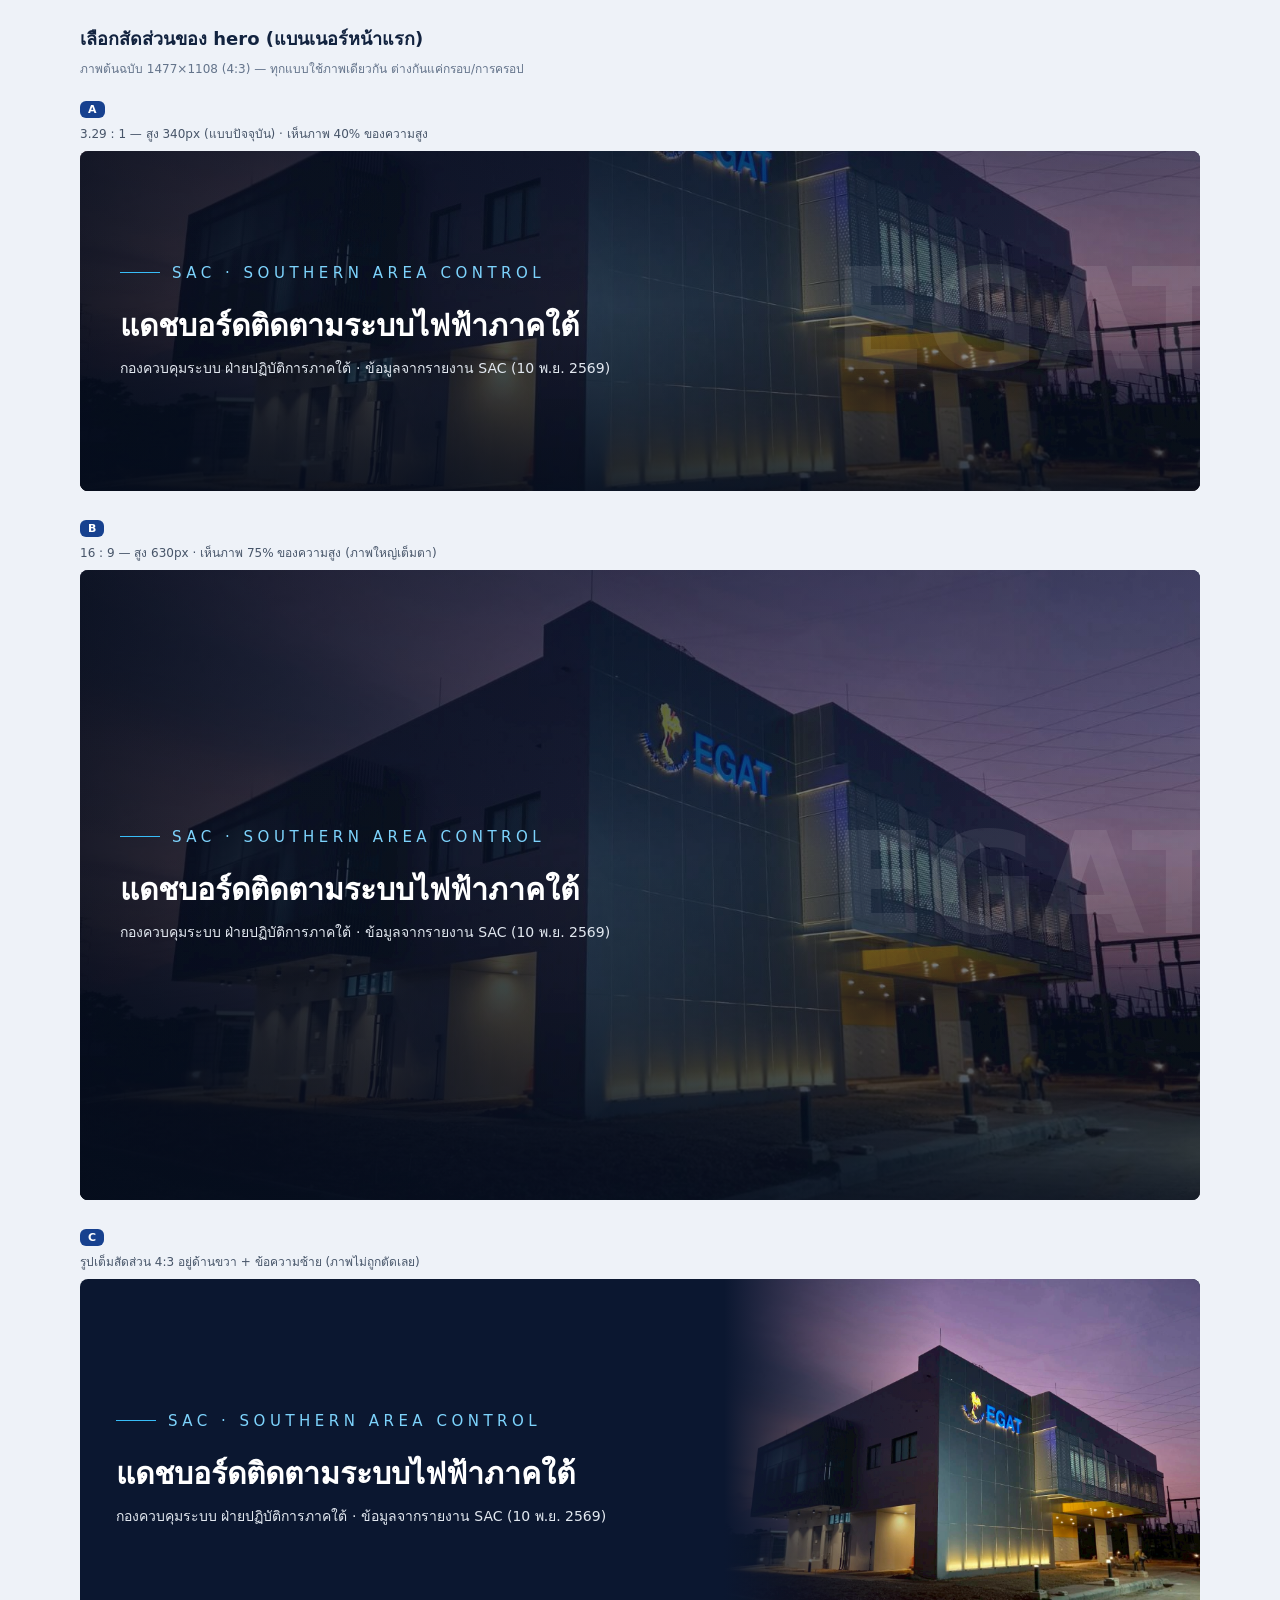
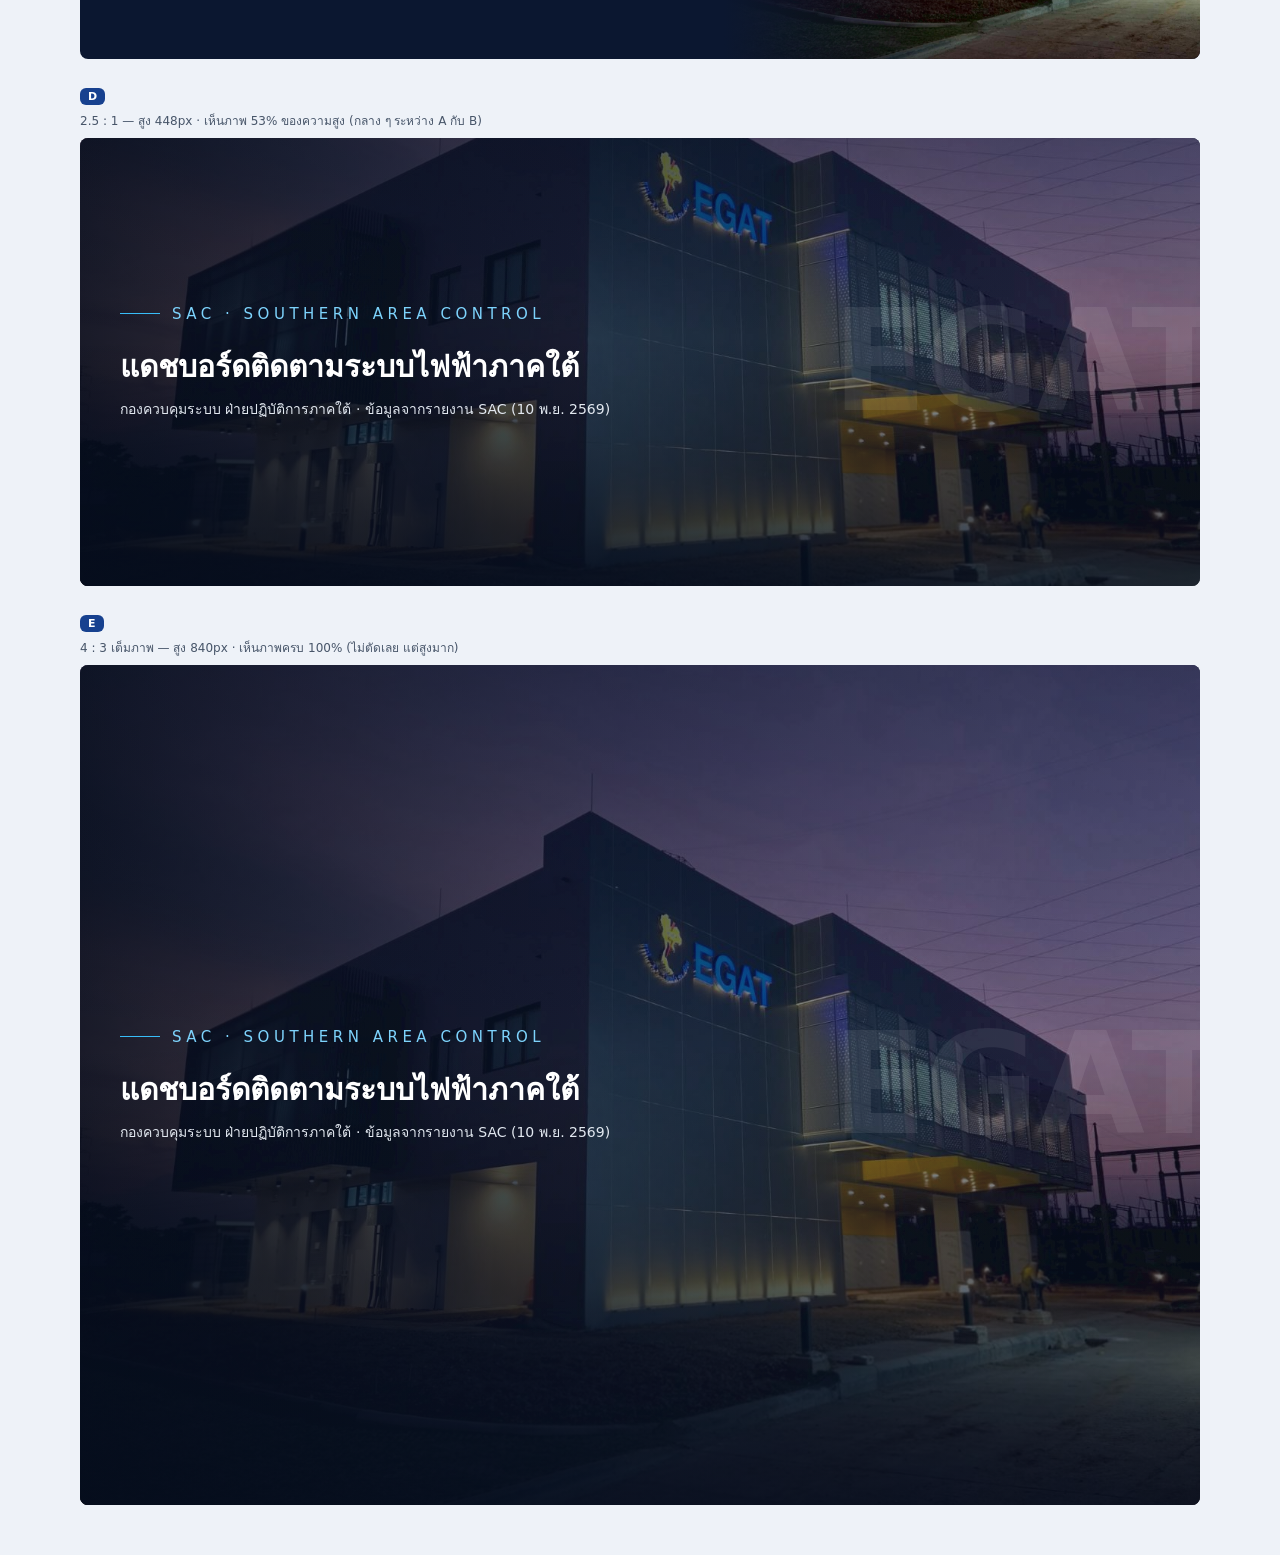
<file: hero-options.html>
<!doctype html>
<html lang="th">
<head>
<meta charset="utf-8">
<title>ตัวเลือกสัดส่วน hero</title>
<style>
  *{box-sizing:border-box}
  body{margin:0;padding:24px;font-family:"Noto Sans Thai","Sarabun",system-ui,sans-serif;background:#eef2f8;color:#12233f}
  h1{font-size:18px;margin:0 0 6px}
  .sub{font-size:12px;color:#64748b;margin:0 0 20px}
  .wrap{max-width:1120px;margin:0 auto}
  .item{margin-bottom:26px}
  .tag{display:inline-block;font-size:11px;font-weight:700;color:#fff;background:#17418f;border-radius:6px;padding:2px 8px;margin-bottom:6px}
  .note{font-size:12px;color:#475569;margin:0 0 8px}
  .hero{position:relative;overflow:hidden;border-radius:8px;background:#0b1730;color:#fff}
  .hero img{position:absolute;inset:0;width:100%;height:100%;object-fit:cover}
  .ov1{position:absolute;inset:0;background:linear-gradient(90deg,rgba(5,13,29,.90),rgba(11,23,48,.65) 45%,rgba(18,36,74,.25))}
  .ov2{position:absolute;inset:0;background:linear-gradient(0deg,rgba(5,13,29,.75),transparent 55%,rgba(5,13,29,.25))}
  .watermark{position:absolute;right:-24px;top:50%;transform:translateY(-50%);font-size:140px;font-weight:900;letter-spacing:-.02em;color:rgba(255,255,255,.08);line-height:1;user-select:none}
  .inner{position:relative;display:flex;align-items:center;padding:40px}
  .eyebrow{display:flex;align-items:center;gap:12px;font-size:15px;letter-spacing:.3em;color:#7dd3fc}
  .eyebrow span{height:1px;width:40px;background:#38bdf8}
  h2.t{margin:20px 0 0;font-size:30px;font-weight:700}
  p.d{margin:8px 0 0;max-width:36rem;color:#e2e8f0;font-size:14px}
  /* split layout */
  .split{display:grid;grid-template-columns:1.15fr .85fr;background:#0b1730;border-radius:8px;overflow:hidden;color:#fff}
  .split .txt{padding:34px 36px;align-self:center;position:relative}
  .split .pic{position:relative;min-height:100%}
  .split .pic img{position:absolute;inset:0;width:100%;height:100%;object-fit:cover;object-position:50% 62%}
  .split .fade{position:absolute;inset:0;background:linear-gradient(90deg,#0b1730,transparent 45%)}
</style>
</head>
<body>
<div class="wrap">
<h1>เลือกสัดส่วนของ hero (แบนเนอร์หน้าแรก)</h1>
<p class="sub">ภาพต้นฉบับ 1477×1108 (4:3) — ทุกแบบใช้ภาพเดียวกัน ต่างกันแค่กรอบ/การครอป</p>

<div class="item">
  <span class="tag">A</span>
  <p class="note">3.29 : 1 — สูง 340px (แบบปัจจุบัน) · เห็นภาพ 40% ของความสูง</p>
  <div class="hero" style="height:340px">
    <img src="/images/hero-banner.jpg" style="object-position:50% 62%" alt="">
    <div class="ov1"></div><div class="ov2"></div><div class="watermark">EGAT</div>
    <div class="inner" style="height:100%"><div>
      <div class="eyebrow"><span></span>SAC · SOUTHERN AREA CONTROL</div>
      <h2 class="t">แดชบอร์ดติดตามระบบไฟฟ้าภาคใต้</h2>
      <p class="d">กองควบคุมระบบ ฝ่ายปฏิบัติการภาคใต้ · ข้อมูลจากรายงาน SAC (10 พ.ย. 2569)</p>
    </div></div>
  </div>
</div>

<div class="item">
  <span class="tag">B</span>
  <p class="note">16 : 9 — สูง 630px · เห็นภาพ 75% ของความสูง (ภาพใหญ่เต็มตา)</p>
  <div class="hero" style="height:630px">
    <img src="/images/hero-banner.jpg" style="object-position:50% 55%" alt="">
    <div class="ov1"></div><div class="ov2"></div><div class="watermark">EGAT</div>
    <div class="inner" style="height:100%"><div>
      <div class="eyebrow"><span></span>SAC · SOUTHERN AREA CONTROL</div>
      <h2 class="t">แดชบอร์ดติดตามระบบไฟฟ้าภาคใต้</h2>
      <p class="d">กองควบคุมระบบ ฝ่ายปฏิบัติการภาคใต้ · ข้อมูลจากรายงาน SAC (10 พ.ย. 2569)</p>
    </div></div>
  </div>
</div>

<div class="item">
  <span class="tag">C</span>
  <p class="note">รูปเต็มสัดส่วน 4:3 อยู่ด้านขวา + ข้อความซ้าย (ภาพไม่ถูกตัดเลย)</p>
  <div class="split" style="height:380px">
    <div class="txt">
      <div class="eyebrow"><span></span>SAC · SOUTHERN AREA CONTROL</div>
      <h2 class="t">แดชบอร์ดติดตามระบบไฟฟ้าภาคใต้</h2>
      <p class="d">กองควบคุมระบบ ฝ่ายปฏิบัติการภาคใต้ · ข้อมูลจากรายงาน SAC (10 พ.ย. 2569)</p>
    </div>
    <div class="pic">
      <img src="/images/hero-banner.jpg" style="object-position:50% 50%" alt="">
      <div class="fade"></div>
    </div>
  </div>
</div>

<div class="item">
  <span class="tag">D</span>
  <p class="note">2.5 : 1 — สูง 448px · เห็นภาพ 53% ของความสูง (กลาง ๆ ระหว่าง A กับ B)</p>
  <div class="hero" style="height:448px">
    <img src="/images/hero-banner.jpg" style="object-position:50% 60%" alt="">
    <div class="ov1"></div><div class="ov2"></div><div class="watermark">EGAT</div>
    <div class="inner" style="height:100%"><div>
      <div class="eyebrow"><span></span>SAC · SOUTHERN AREA CONTROL</div>
      <h2 class="t">แดชบอร์ดติดตามระบบไฟฟ้าภาคใต้</h2>
      <p class="d">กองควบคุมระบบ ฝ่ายปฏิบัติการภาคใต้ · ข้อมูลจากรายงาน SAC (10 พ.ย. 2569)</p>
    </div></div>
  </div>
</div>

<div class="item">
  <span class="tag">E</span>
  <p class="note">4 : 3 เต็มภาพ — สูง 840px · เห็นภาพครบ 100% (ไม่ตัดเลย แต่สูงมาก)</p>
  <div class="hero" style="height:840px">
    <img src="/images/hero-banner.jpg" style="object-position:50% 50%" alt="">
    <div class="ov1"></div><div class="ov2"></div><div class="watermark">EGAT</div>
    <div class="inner" style="height:100%"><div>
      <div class="eyebrow"><span></span>SAC · SOUTHERN AREA CONTROL</div>
      <h2 class="t">แดชบอร์ดติดตามระบบไฟฟ้าภาคใต้</h2>
      <p class="d">กองควบคุมระบบ ฝ่ายปฏิบัติการภาคใต้ · ข้อมูลจากรายงาน SAC (10 พ.ย. 2569)</p>
    </div></div>
  </div>
</div>

</div>
</body>
</html>
</file>
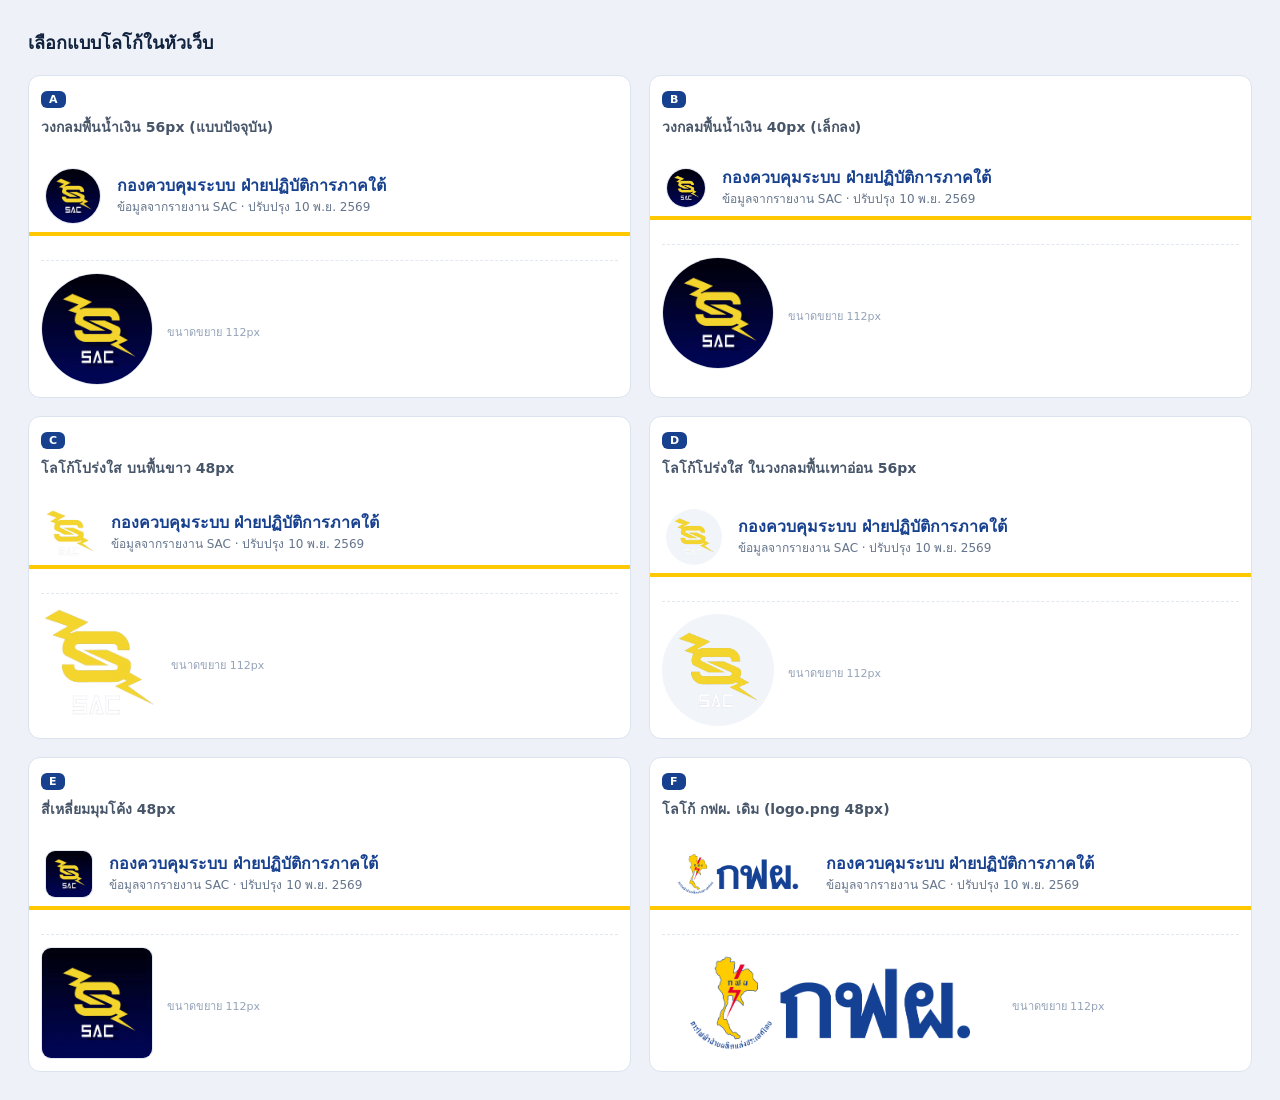
<file: logo-options.html>
<!doctype html>
<html lang="th">
<head>
<meta charset="utf-8">
<title>ตัวเลือกโลโก้</title>
<style>
  :root { --navy:#17418f; }
  * { box-sizing:border-box; }
  body { margin:0; padding:28px; font-family:"Noto Sans Thai","Sarabun",system-ui,sans-serif; background:#eef2f8; color:#12233f; }
  h1 { font-size:18px; margin:0 0 18px; }
  h2 { font-size:14px; margin:0 0 10px; color:#475569; font-weight:600; }
  .grid { display:grid; gap:18px; grid-template-columns:repeat(auto-fit,minmax(430px,1fr)); }
  .card { background:#fff; border:1px solid #dbe3ef; border-radius:12px; overflow:hidden; }
  .card .body { padding:12px; }
  .hdr { border-bottom:4px solid #ffc800; background:#fff; padding:8px 16px; }
  .row { display:flex; align-items:center; gap:16px; }
  .t1 { font-weight:700; color:var(--navy); font-size:16px; line-height:1.3; }
  .t2 { font-size:12px; color:#64748b; }
  .big { display:flex; align-items:center; gap:14px; margin-top:12px; padding-top:12px; border-top:1px dashed #e2e8f0; }
  .cap { font-size:11px; color:#94a3b8; margin-top:6px; }
  .disc { border-radius:9999px; object-fit:cover; display:block; }
  .sq { border-radius:10px; object-fit:cover; display:block; }
  .ring { border:1px solid #e2e8f0; }
  .lightdisc { border-radius:9999px; background:#f1f5f9; display:grid; place-items:center; }
  .tag { display:inline-block; font-size:11px; font-weight:700; color:#fff; background:#17418f; border-radius:6px; padding:2px 8px; margin-bottom:8px; }
</style>
</head>
<body>
<h1>เลือกแบบโลโก้ในหัวเว็บ</h1>
<div class="grid">

  <div class="card">
    <div class="body"><span class="tag">A</span><h2>วงกลมพื้นน้ำเงิน 56px (แบบปัจจุบัน)</h2></div>
    <div class="hdr"><div class="row">
      <img class="disc ring" src="/images/logo-sac.png" width="56" height="56" alt="">
      <div><div class="t1">กองควบคุมระบบ ฝ่ายปฏิบัติการภาคใต้</div><div class="t2">ข้อมูลจากรายงาน SAC · ปรับปรุง 10 พ.ย. 2569</div></div>
    </div></div>
    <div class="body"><div class="big">
      <img class="disc ring" src="/images/logo-sac.png" width="112" height="112" alt="">
      <div class="cap">ขนาดขยาย 112px</div>
    </div></div>
  </div>

  <div class="card">
    <div class="body"><span class="tag">B</span><h2>วงกลมพื้นน้ำเงิน 40px (เล็กลง)</h2></div>
    <div class="hdr"><div class="row">
      <img class="disc ring" src="/images/logo-sac.png" width="40" height="40" alt="">
      <div><div class="t1">กองควบคุมระบบ ฝ่ายปฏิบัติการภาคใต้</div><div class="t2">ข้อมูลจากรายงาน SAC · ปรับปรุง 10 พ.ย. 2569</div></div>
    </div></div>
    <div class="body"><div class="big">
      <img class="disc ring" src="/images/logo-sac.png" width="112" height="112" alt="">
      <div class="cap">ขนาดขยาย 112px</div>
    </div></div>
  </div>

  <div class="card">
    <div class="body"><span class="tag">C</span><h2>โลโก้โปร่งใส บนพื้นขาว 48px</h2></div>
    <div class="hdr"><div class="row">
      <img src="/images/logo-mark.png" height="48" alt="">
      <div><div class="t1">กองควบคุมระบบ ฝ่ายปฏิบัติการภาคใต้</div><div class="t2">ข้อมูลจากรายงาน SAC · ปรับปรุง 10 พ.ย. 2569</div></div>
    </div></div>
    <div class="body"><div class="big">
      <img src="/images/logo-mark.png" height="112" alt="">
      <div class="cap">ขนาดขยาย 112px</div>
    </div></div>
  </div>

  <div class="card">
    <div class="body"><span class="tag">D</span><h2>โลโก้โปร่งใส ในวงกลมพื้นเทาอ่อน 56px</h2></div>
    <div class="hdr"><div class="row">
      <div class="lightdisc" style="width:56px;height:56px"><img src="/images/logo-mark.png" height="40" alt=""></div>
      <div><div class="t1">กองควบคุมระบบ ฝ่ายปฏิบัติการภาคใต้</div><div class="t2">ข้อมูลจากรายงาน SAC · ปรับปรุง 10 พ.ย. 2569</div></div>
    </div></div>
    <div class="body"><div class="big">
      <div class="lightdisc" style="width:112px;height:112px"><img src="/images/logo-mark.png" height="80" alt=""></div>
      <div class="cap">ขนาดขยาย 112px</div>
    </div></div>
  </div>

  <div class="card">
    <div class="body"><span class="tag">E</span><h2>สี่เหลี่ยมมุมโค้ง 48px</h2></div>
    <div class="hdr"><div class="row">
      <img class="sq ring" src="/images/logo-sac.png" width="48" height="48" alt="">
      <div><div class="t1">กองควบคุมระบบ ฝ่ายปฏิบัติการภาคใต้</div><div class="t2">ข้อมูลจากรายงาน SAC · ปรับปรุง 10 พ.ย. 2569</div></div>
    </div></div>
    <div class="body"><div class="big">
      <img class="sq ring" src="/images/logo-sac.png" width="112" height="112" alt="">
      <div class="cap">ขนาดขยาย 112px</div>
    </div></div>
  </div>

  <div class="card">
    <div class="body"><span class="tag">F</span><h2>โลโก้ กฟผ. เดิม (logo.png 48px)</h2></div>
    <div class="hdr"><div class="row">
      <img src="/logo.png" height="48" alt="">
      <div><div class="t1">กองควบคุมระบบ ฝ่ายปฏิบัติการภาคใต้</div><div class="t2">ข้อมูลจากรายงาน SAC · ปรับปรุง 10 พ.ย. 2569</div></div>
    </div></div>
    <div class="body"><div class="big">
      <img src="/logo.png" height="112" alt="">
      <div class="cap">ขนาดขยาย 112px</div>
    </div></div>
  </div>

</div>
</body>
</html>
</file>
